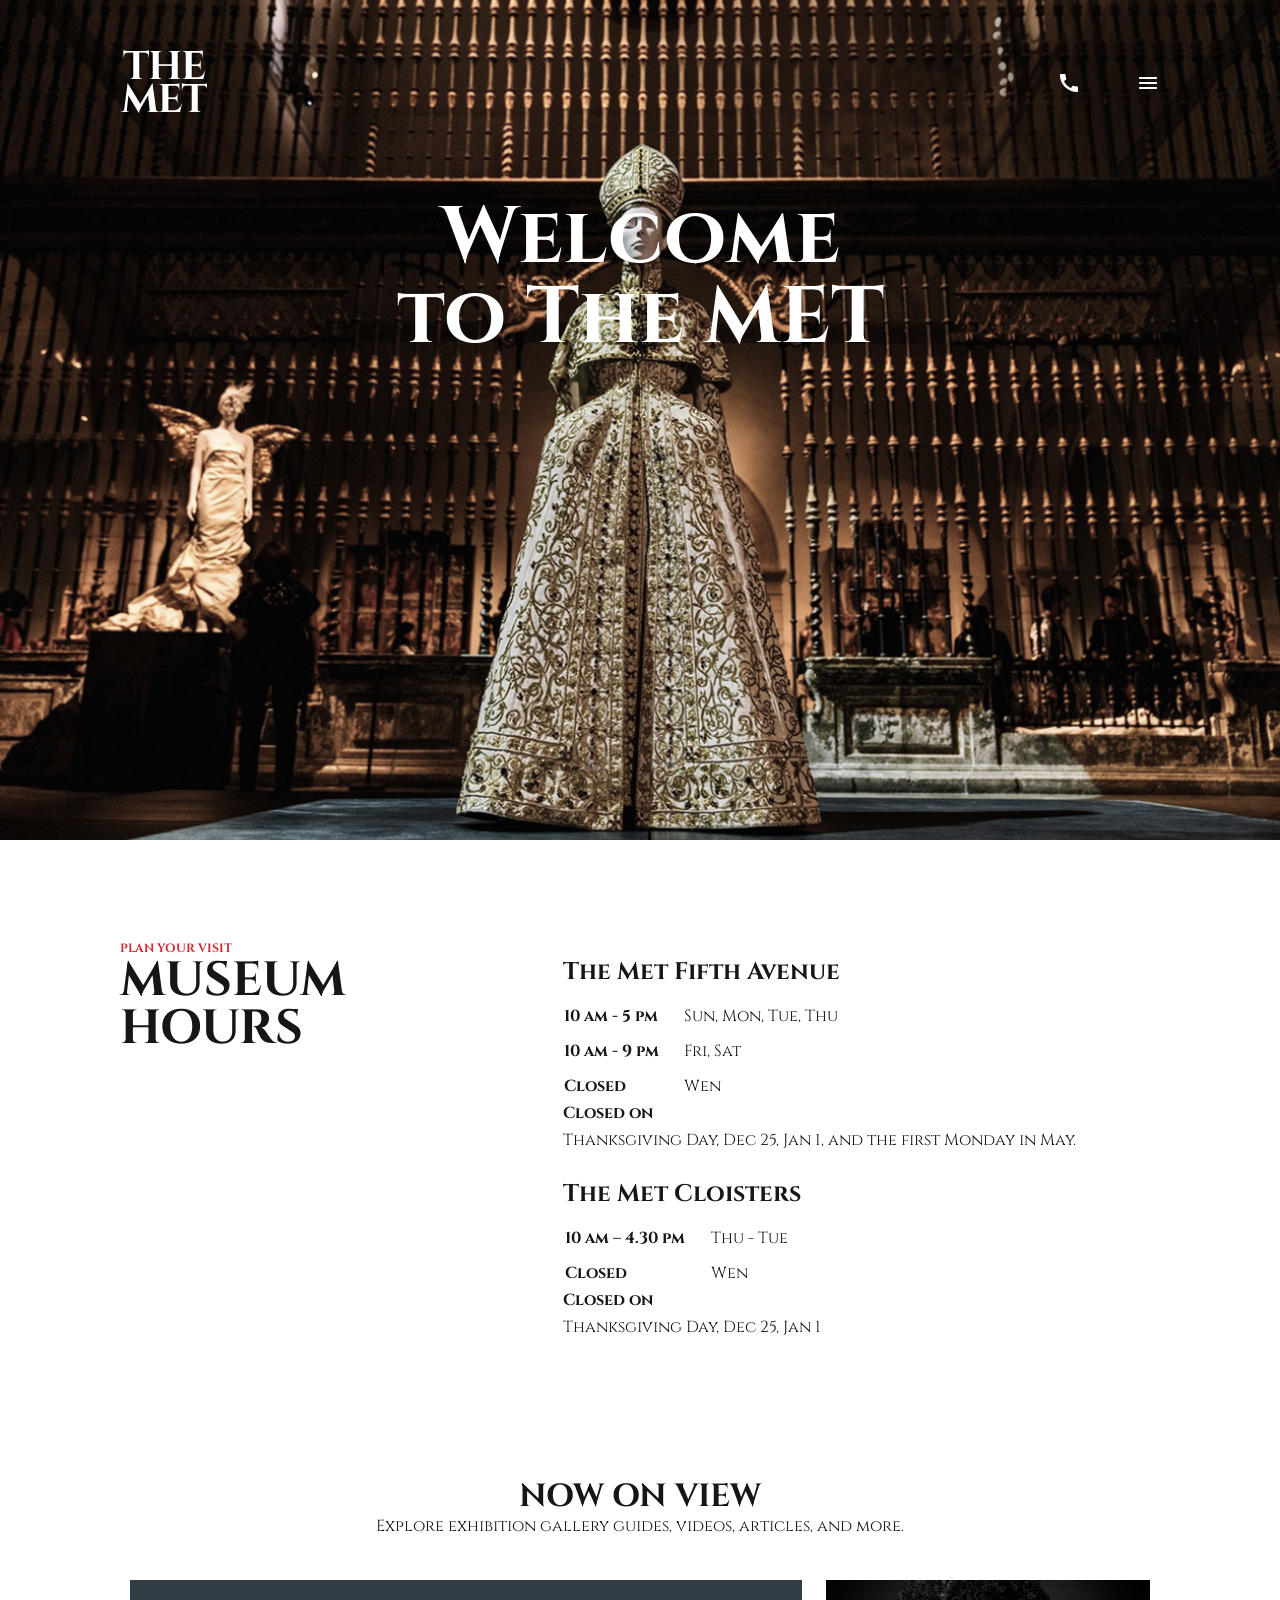
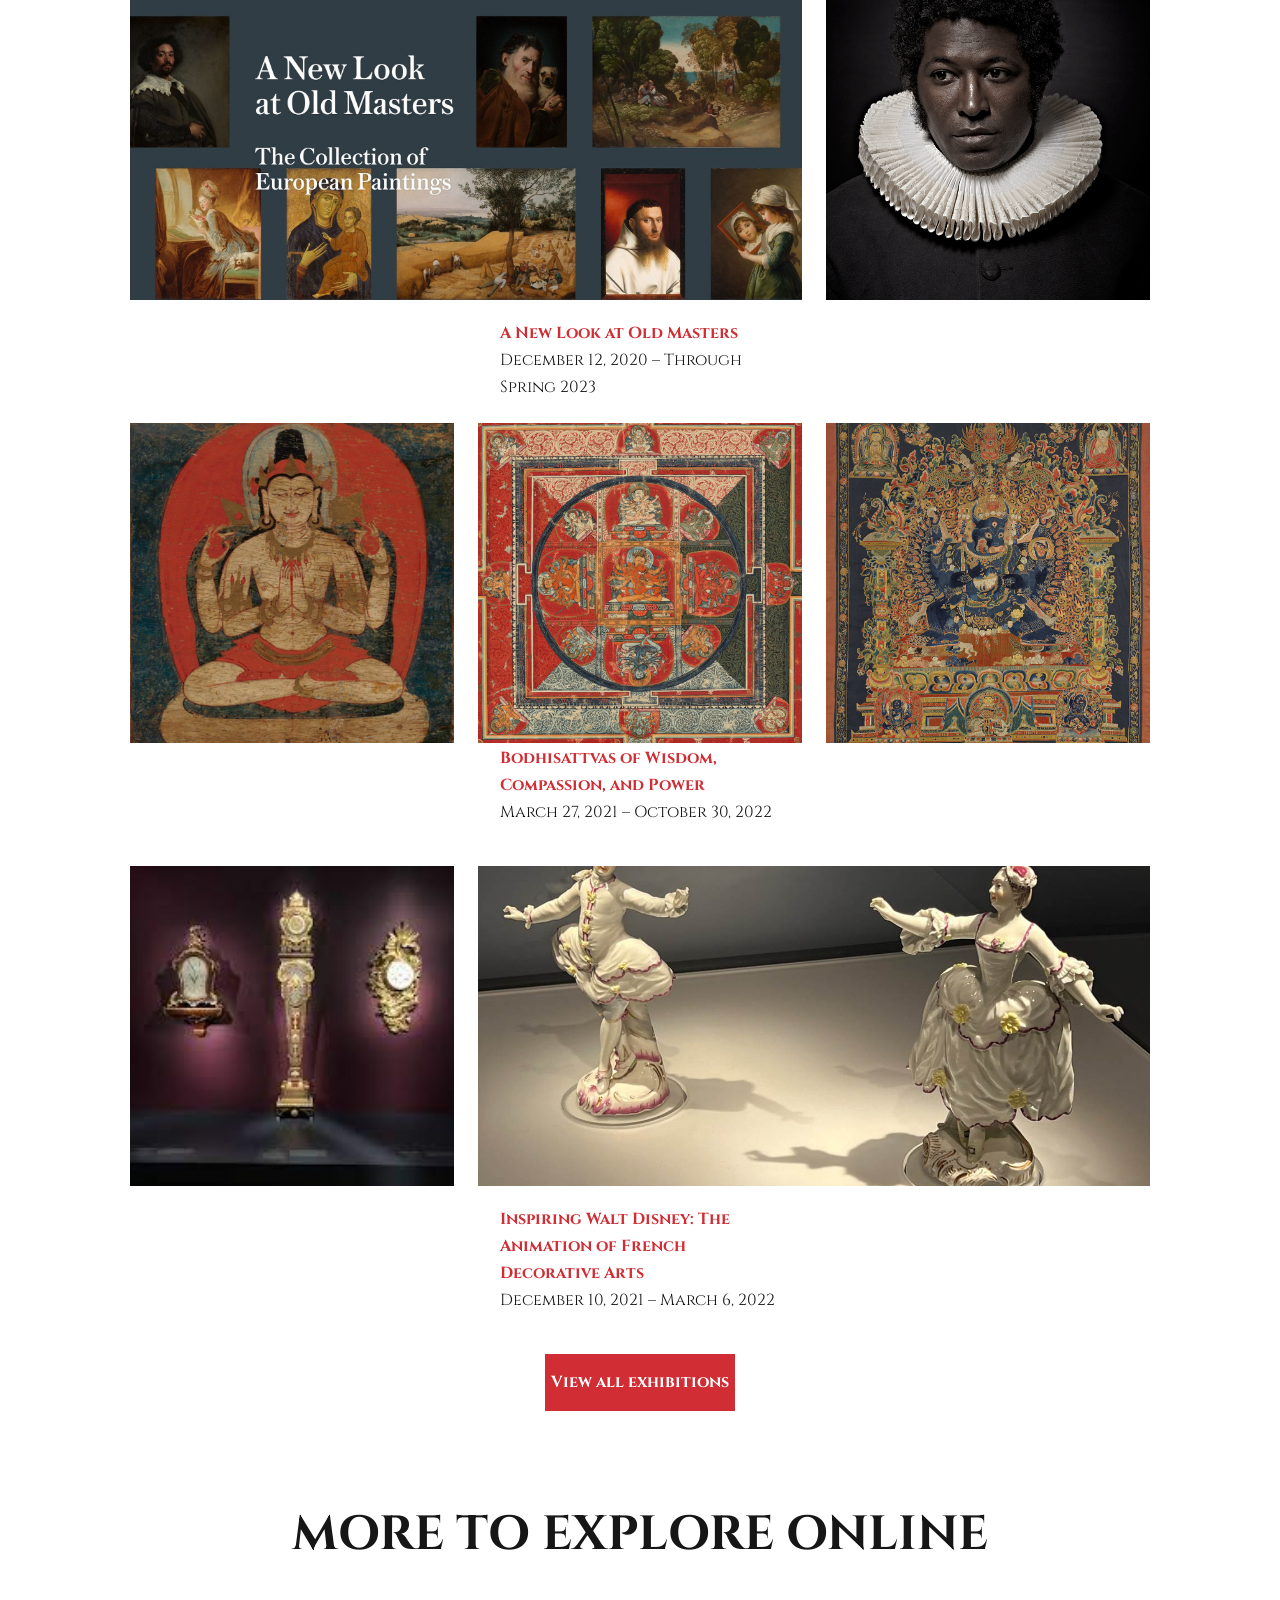
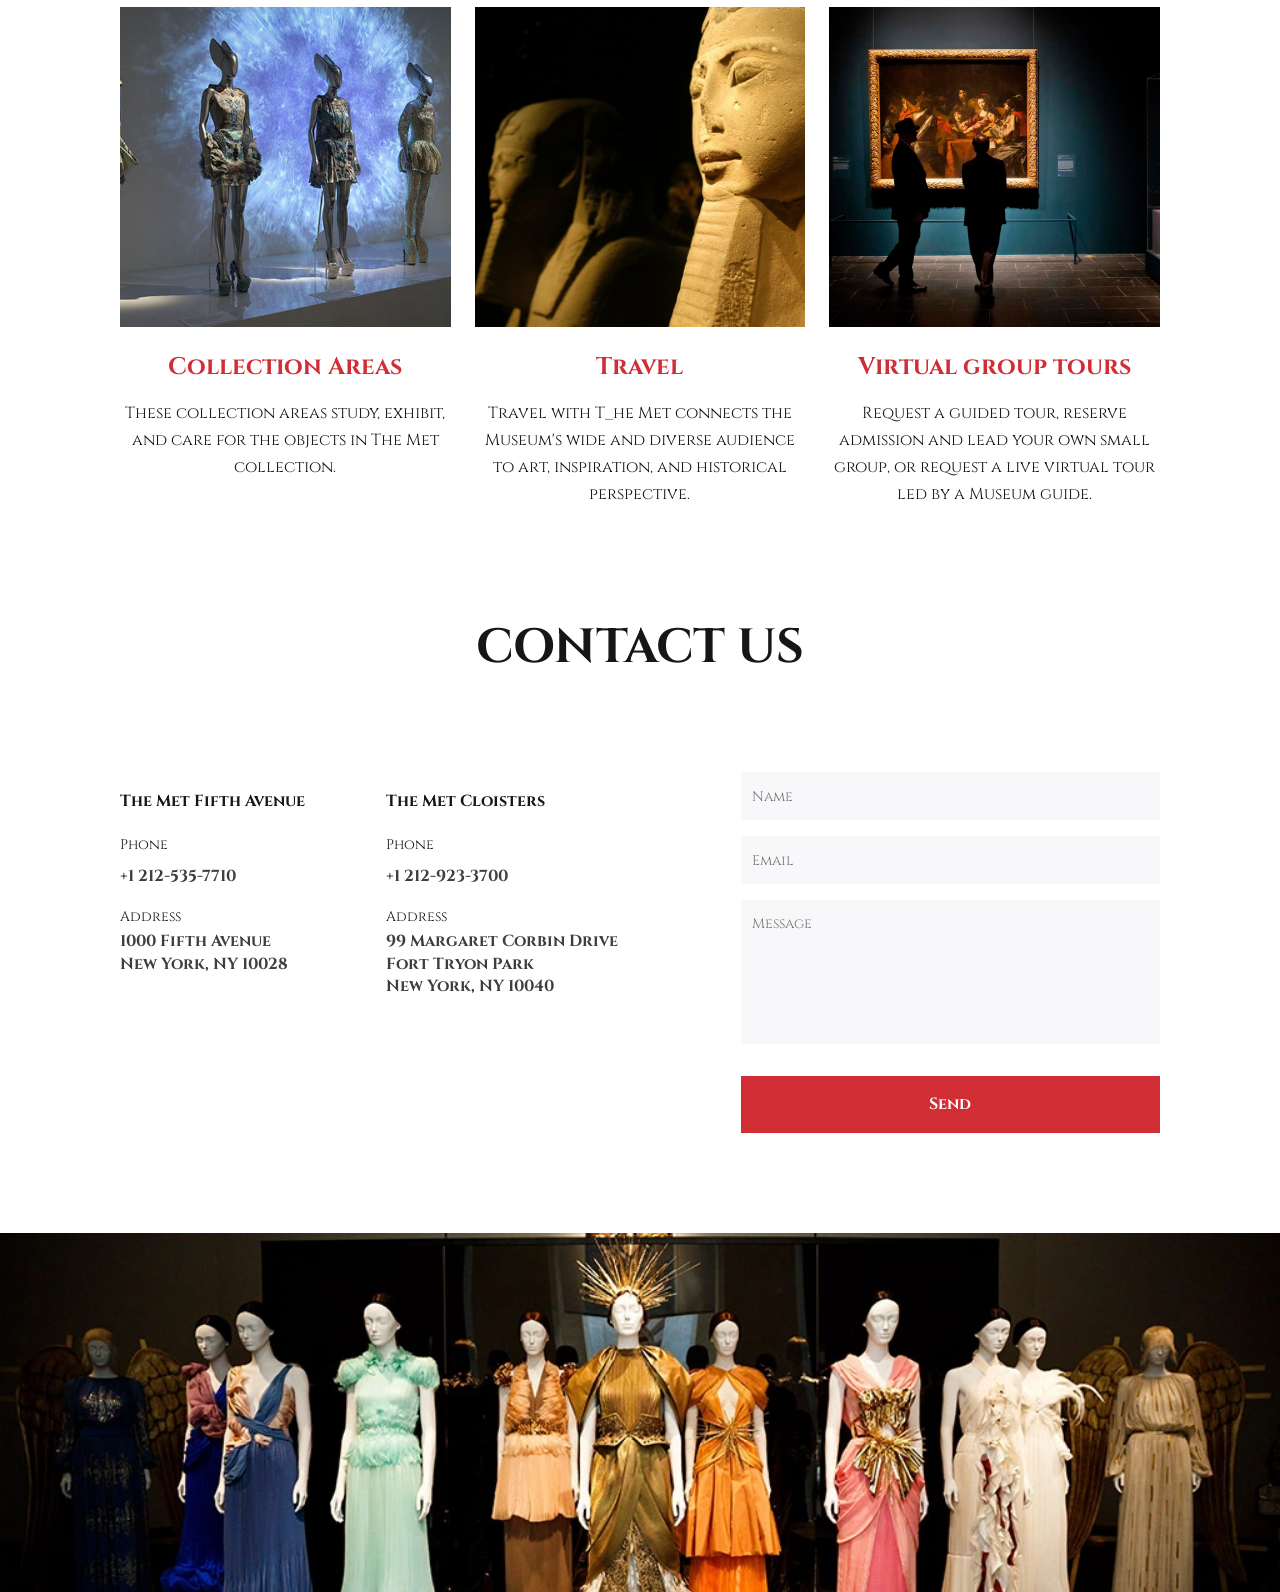
<file: index.html>
<!doctype html><html lang="en" class="page"><head><meta charset="utf-8"><meta name="viewport" content="width=device-width, initial-scale=1.0"><title>THE MET</title><link rel="preconnect" href="https://fonts.googleapis.com"><link rel="preconnect" href="https://fonts.gstatic.com"><link href="https://fonts.googleapis.com/css2?family=Cinzel:wght@400..900&display=swap" rel="stylesheet"><link rel="stylesheet" href="index.708be965.css"><link rel="icon" type="image/x-icon" href="THE%20MET.6ae6bd70.png"><script src="index.cabb280d.js" defer></script></head><body class="page__body"> <header class="header"> <div class="top-bar"> <a href="#" class="logo-link"> <img src="THE%20MET.6ae6bd70.png" alt="MET logo" class="logo-img"> </a> <div class="top-bar__icons"> <div class="phone-wrapper"> <a href="#" class="icon icon--phone"></a> <div class="top-bar__numbers"> <p class="top-bar__numbers__phone-description"> THE MET FIFTH AVENUE </p> <a href="tel:+1 212-535-7710" class="numbers__phone-number"> +1 212-535-7710 </a> <p class="top-bar__numbers__phone-description"> THE MET CLOISTERS </p> <a href="tel:+1 212-923-3700" class="numbers__phone-number"> +1 212-923-3700 </a> </div> </div> <a href="#menu" class="icon icon--menu"></a> </div> </div> <h1 class="top-bar__title"> Welcome <br> to The MET </h1> </header> <aside id="menu" class="menu page__menu"> <div class="top-bar"> <a href="#" class="logo-link"> <img src="THE%20MET.6ae6bd70.png" alt="MET logo"> </a> <a href="#" class="icon icon--close"></a> </div> <div class="menu__content"> <nav class="nav"> <ul class="nav__list"> <li class="nav__item"> <a class="nav__link" href="#H"> HOME </a> </li> <li class="nav__item"> <a class="nav__link" href="#ABOUT-US"> ABOUT US </a> </li> <li class="nav__item"> <a class="nav__link" href="#NOW-ON-VIEW"> NOW ON VIEW </a> </li> <li class="nav__item"> <a class="nav__link" href="#EXPLORE-ONELINE"> EXPLORE ONELINE </a> </li> <li class="nav__item"> <a class="nav__link" href="#CONTACTS"> CONTACTS </a> </li> </ul> </nav> <p class="menu__phone-description">THE MET FIFTH AVENUE</p> <a href="tel:+1 212-535-7710" class="menu__phone-number"> +1 212-535-7710 </a> <p class="menu__phone-description">THE MET CLOISTERS</p> <a href="tel:+1 212-923-3700" class="menu__phone-number"> +1 212-923-3700 </a> <a href="tel:+1 212-923-3700" class="call-to-order"> <span class="call-to-order--text">CALL TO ORDER</span> </a> </div> </aside> <main> <section class="about-us" id="ABOUT-US"> <span class="about-us__subtitle">Plan your visit</span> <h2 class="section__title">Museum hours</h2> <div class="about-us__content"> <h3 class="about-us__schedule__title">The Met Fifth Avenue</h3> <div class="grid-wrapper"> <ul class="work-time"> <li class="work-time__element">10 am - 5 pm</li> <li class="work-time__element">10 am - 9 pm</li> <li class="work-time__element">Closed</li> </ul> <ul class="work-days"> <li class="work-days__element">Sun, Mon, Tue, Thu</li> <li class="work-days__element">Fri, Sat</li> <li class="work-days__element">Wen</li> </ul> </div> <span class="closed-on">Closed on</span> <p class="closed-on-days"> Thanksgiving Day, Dec 25, Jan 1, and the first Monday in May. </p> <h3 class="about-us__cloisters__title">The Met Cloisters</h3> <div class="cinczel__grid-wrapper"> <ul class="work-time"> <li class="work-time__element">10 am – 4.30 pm</li> <li class="work-time__element">Closed</li> </ul> <ul class="work-days"> <li class="work-days__element">Thu - Tue</li> <li class="work-days__element">Wen</li> </ul> </div> <span class="closed-on">Closed on</span> <p class="closed-on-days">Thanksgiving Day, Dec 25, Jan 1</p> </div> </section> <section class="now-on-view" id="NOW-ON-VIEW"> <div class="now-on-view__wrapper"> <h2 class="now-on-view__title title">Now On View</h2> <span class="now-on-view__subtitle subtitle"> Explore exhibition gallery guides, videos, articles, and more. </span> <article class="category"> <div class="category__photos"> <a href="#" class="category__link category__link--wide"> <picture class="category__photo-wrapper"> <source media="(min-width: 1260px)" srcset="works-desktop.bc9f3609.png"> <img src="works.ef7b25f0.png" alt="photo" class="category__photo category__photo--wide"> </picture> </a> <a href="#" class="category__link category__link--square"> <img src="photo2.b50f4a72.png" alt="photo" class="category__photo category__photo--square"> </a> </div> <h3 class="category__description">A New Look at Old Masters</h3> <span class="category__data"> December 12, 2020 – Through Spring 2023 </span> </article> <article class="category"> <div class="category__photos category__photos--mid"> <a href="#" class="category__link category__link--small"> <img src="photo3.63964878.png" alt="photo" class="category__photo category__photo--small"> </a> <a href="#" class="category__link category__link--small"> <img src="photo4.34d920ac.png" alt="photo" class="category__photo category__photo--small"> </a> <a href="#" class="category__link category__link--none"> <img src="photo5.73bccd0c.png" alt="photo" class="category__photo category__photo--small"> </a> </div> <h3 class="category__description"> Bodhisattvas of Wisdom, Compassion, and Power </h3> <span class="category__data"> March 27, 2021 – October 30, 2022 </span> </article> <article class="category"> <div class="category__photos"> <a href="#" class="category__link--square cateogry__link"> <img src="photo6.1eeae423.png" alt="photo" class="category__photo category__photo--square"> </a> <a href="#" class="category__link--wide cateogry__link"> <img src="photo7.1bf94be8.png" alt="photo" class="category__photo category__photo--wide"> </a> </div> <h3 class="category__description"> Inspiring Walt Disney: The Animation of French Decorative Arts </h3> <span class="category__data"> December 10, 2021 – March 6, 2022 </span> </article> <button class="button now-on-view__button"> View all exhibitions </button> </div> </section> <section class="explore-oneline" id="EXPLORE-ONELINE"> <h2 class="section__title section__title--center"> More to Explore Online </h2> <div class="card__wrapper"> <article class="card"> <img src="more-to-explore-photo1.9f0a8507.png" alt="card-photo" class="card__photo"> <h3 class="card__title">Collection Areas</h3> <p class="card__description"> These collection areas study, exhibit, and care for the objects in The Met collection. </p> </article> <article class="card"> <img src="more-to-explore-photo2.6fdd510c.png" alt="card-photo" class="card__photo"> <h3 class="card__title">Travel</h3> <p class="card__description"> Travel with T_he Met connects the Museum's wide and diverse audience to art, inspiration, and historical perspective. </p> </article> <article class="card"> <img src="more-to-explore-photo3.2ac6b39e.png" alt="card-photo" class="card__photo"> <h3 class="card__title">Virtual group tours</h3> <p class="card__description"> Request a guided tour, reserve admission and lead your own small group, or request a live virtual tour led by a Museum guide. </p> </article> </div> </section> <section class="contacts" id="CONTACTS"> <h2 class="section__title section__title--center">Contact us</h2> <div class="contacts__wrapper"> <article class="contacts__block"> <h3 class="contacts__title">The Met Fifth Avenue</h3> <p class="contacts__phone">Phone</p> <a href="tel:+1 212-535-7710" class="contacts__phone-number"> +1 212-535-7710 </a> <span class="contacts__adress">Address</span> <a class="contacts__adress-location" href="https://www.google.com/maps?q=1000+Fifth+Avenue,+New+York,+NY+10028" target="_blank" rel="noopener noreferrer"> 1000 Fifth Avenue <br> New York, NY 10028 </a> </article> <article class="contacts__block contacts__block--row"> <h3 class="contacts__title">The Met Cloisters</h3> <p class="contacts__phone">Phone</p> <a href="tel:+1 212-923-3700" class="contacts__phone-number"> +1 212-923-3700 </a> <span class="contacts__adress">Address</span> <a class="contacts__adress-location" href="https://www.google.com/maps?q=99+Margaret+Corbin+Drive+Fort+Tryon+Park,+New+York,+NY+10040" target="_blank" rel="noopener noreferrer"> 99 Margaret Corbin Drive Fort Tryon Park <br> New York, NY 10040 </a> </article> <form action="submit" class="contacts__form" onsubmit="this.reset(); return false;"> <input type="text" name="Name" placeholder="Name" required> <input type="email" name="Email" placeholder="Email" required> <textarea type="text" name="Message" placeholder="Message" class="large-input" required></textarea> <button class="button contacts__submit-button">Send</button> </form> </div> </section> </main> <footer class="footer"> <img src="footer-photo.76eab31d.png" alt="photo" class="footer__photo"> </footer> </body></html>
</file>
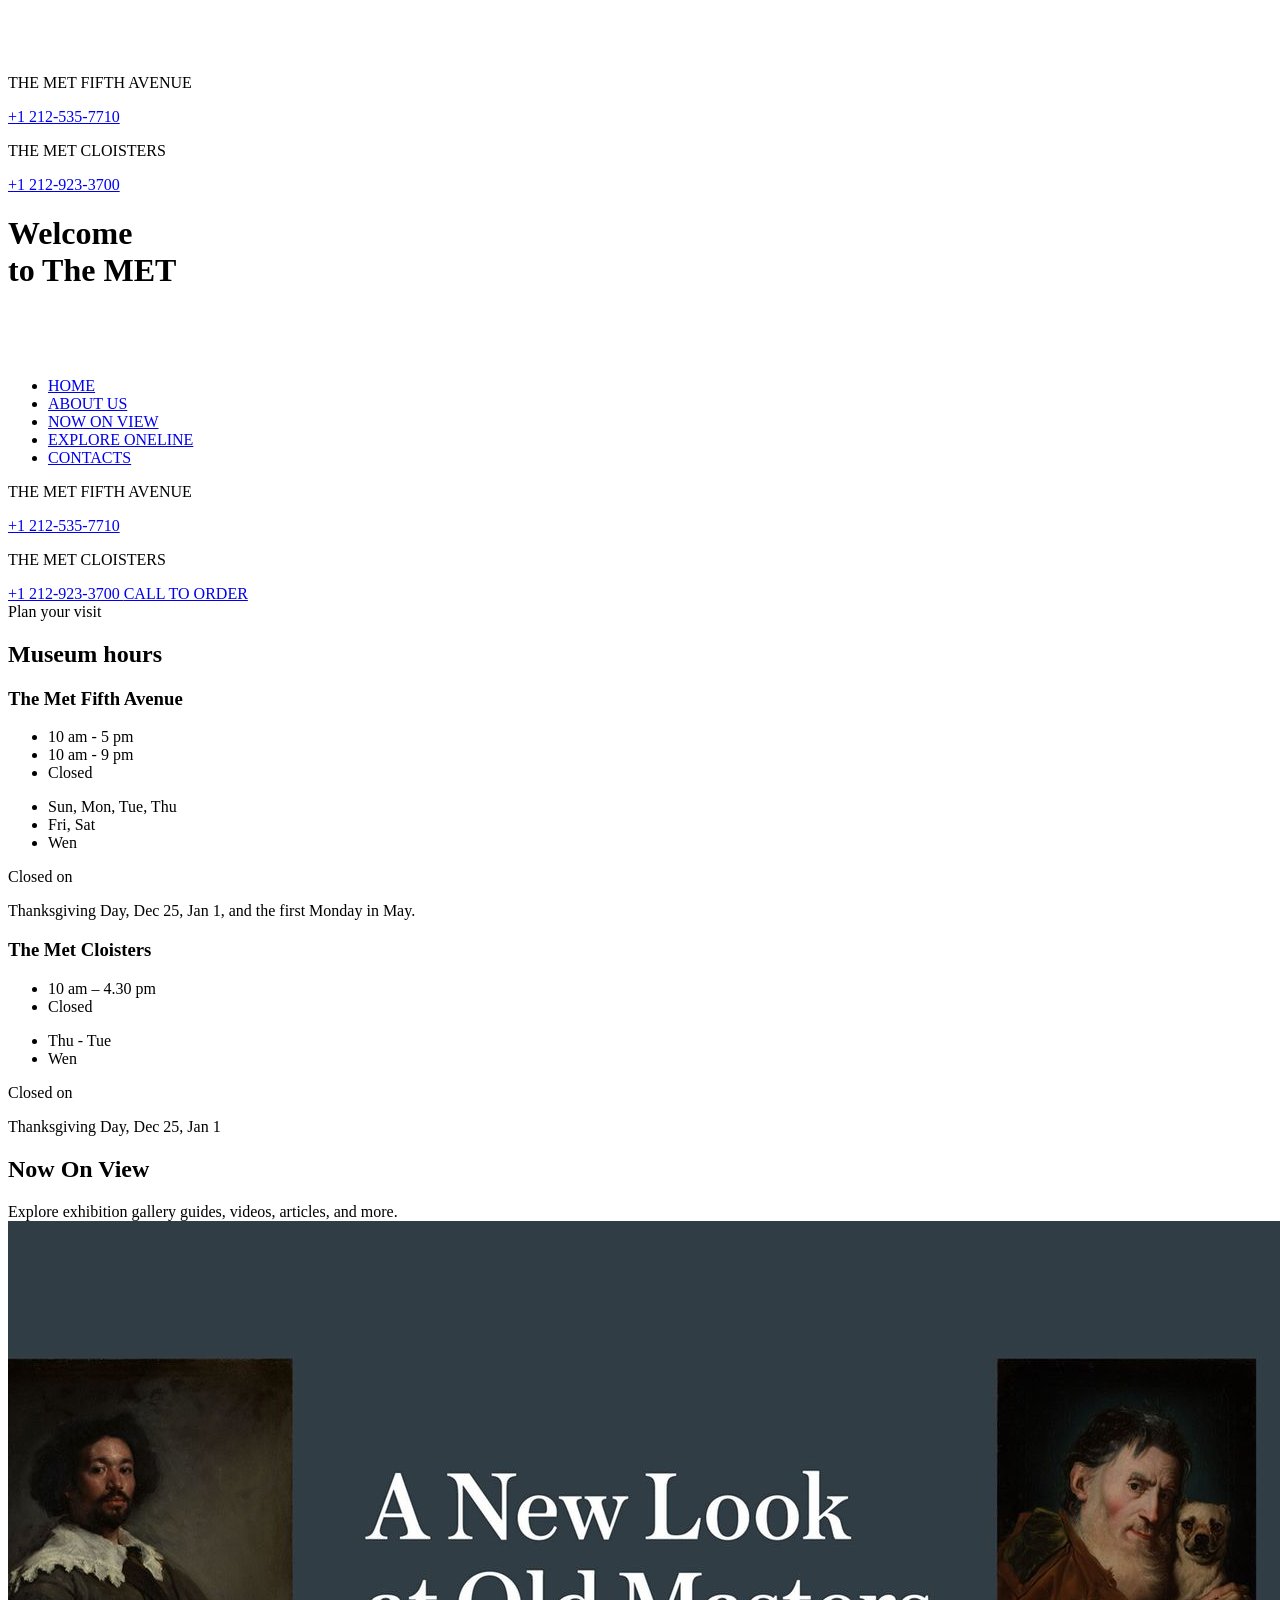
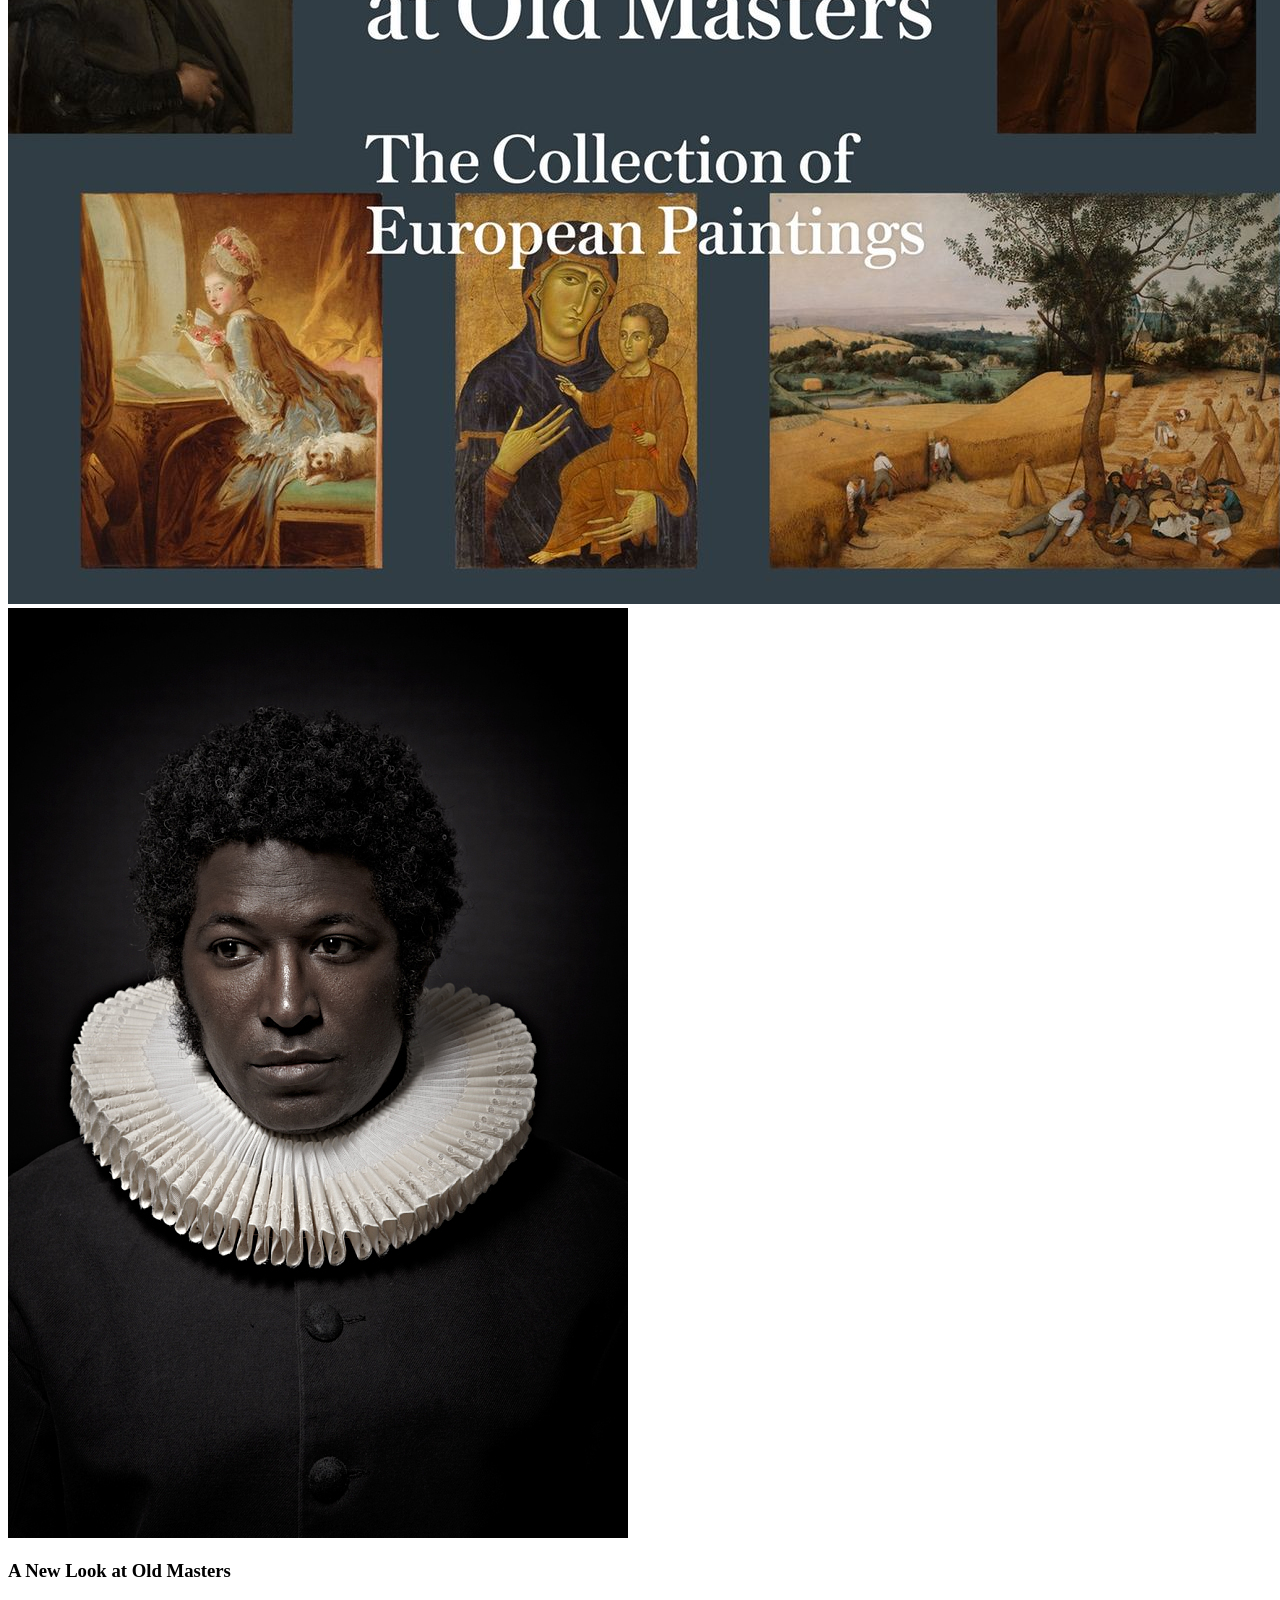
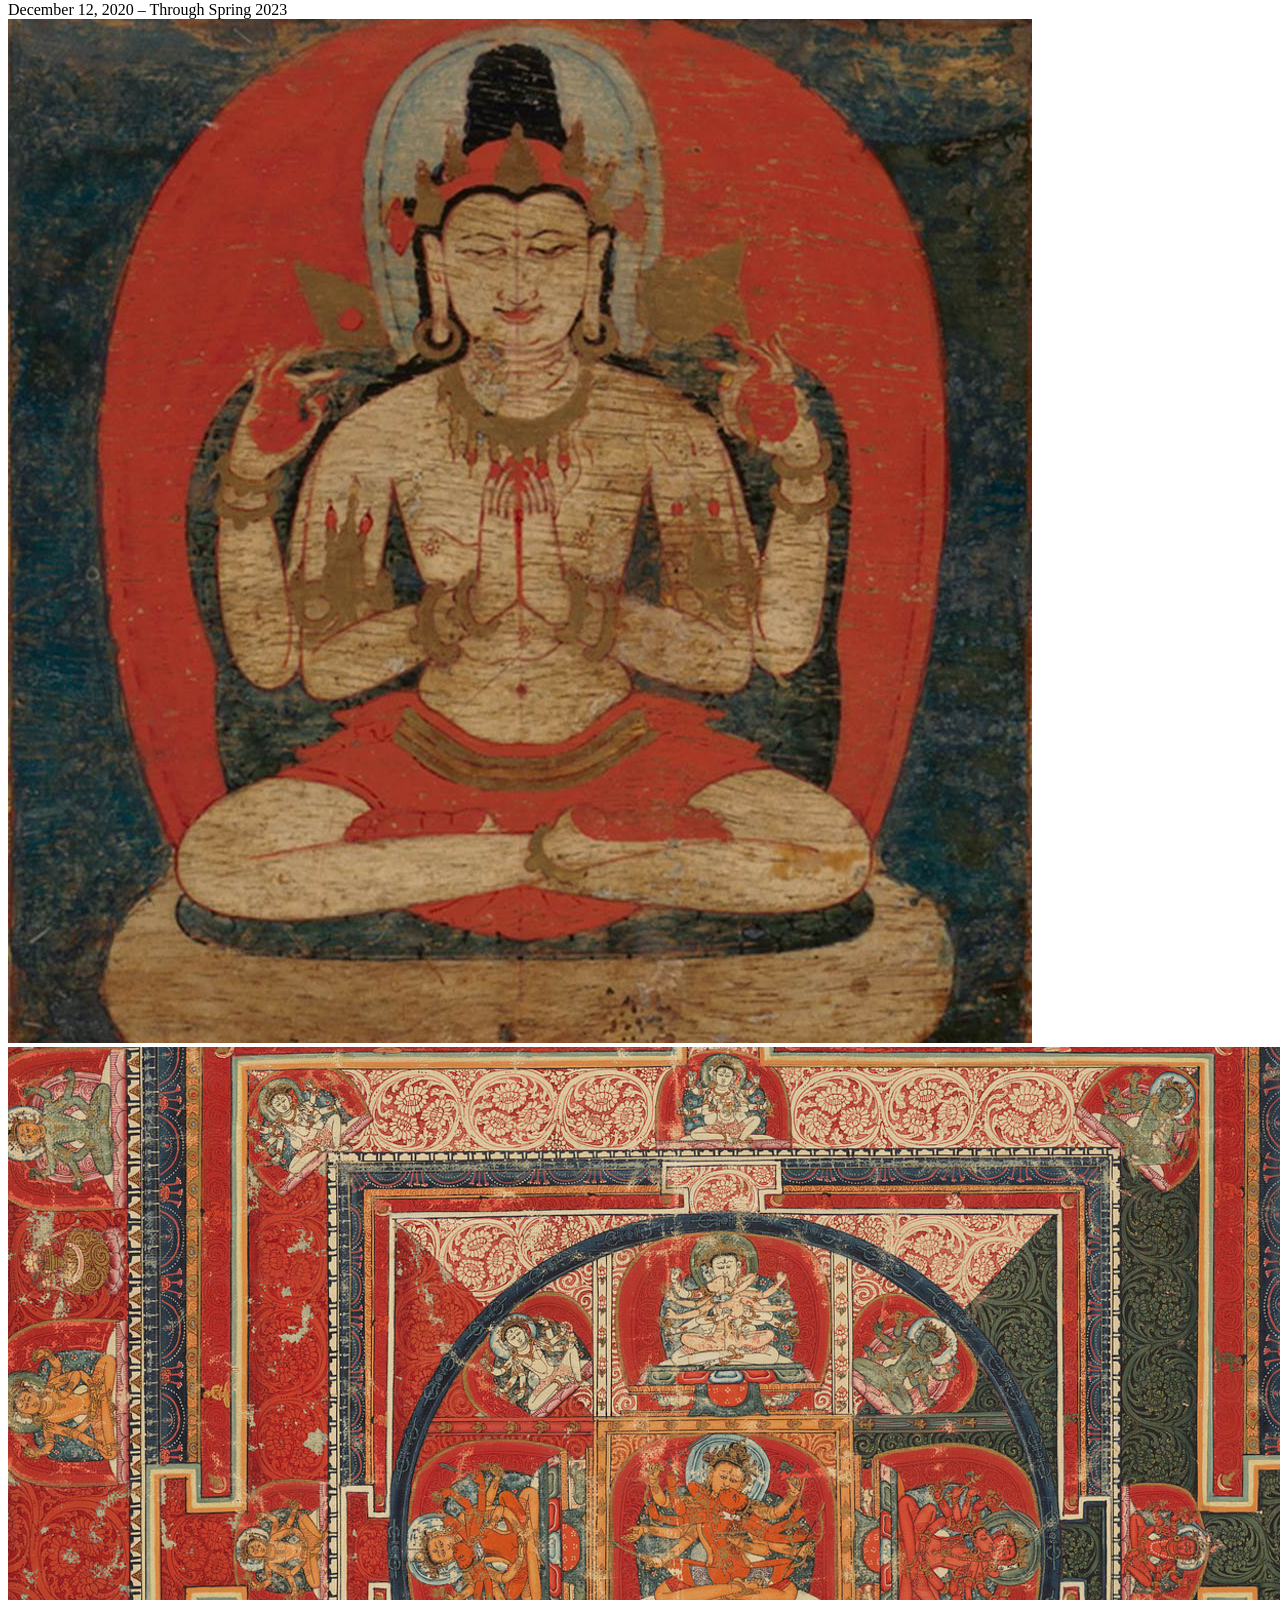
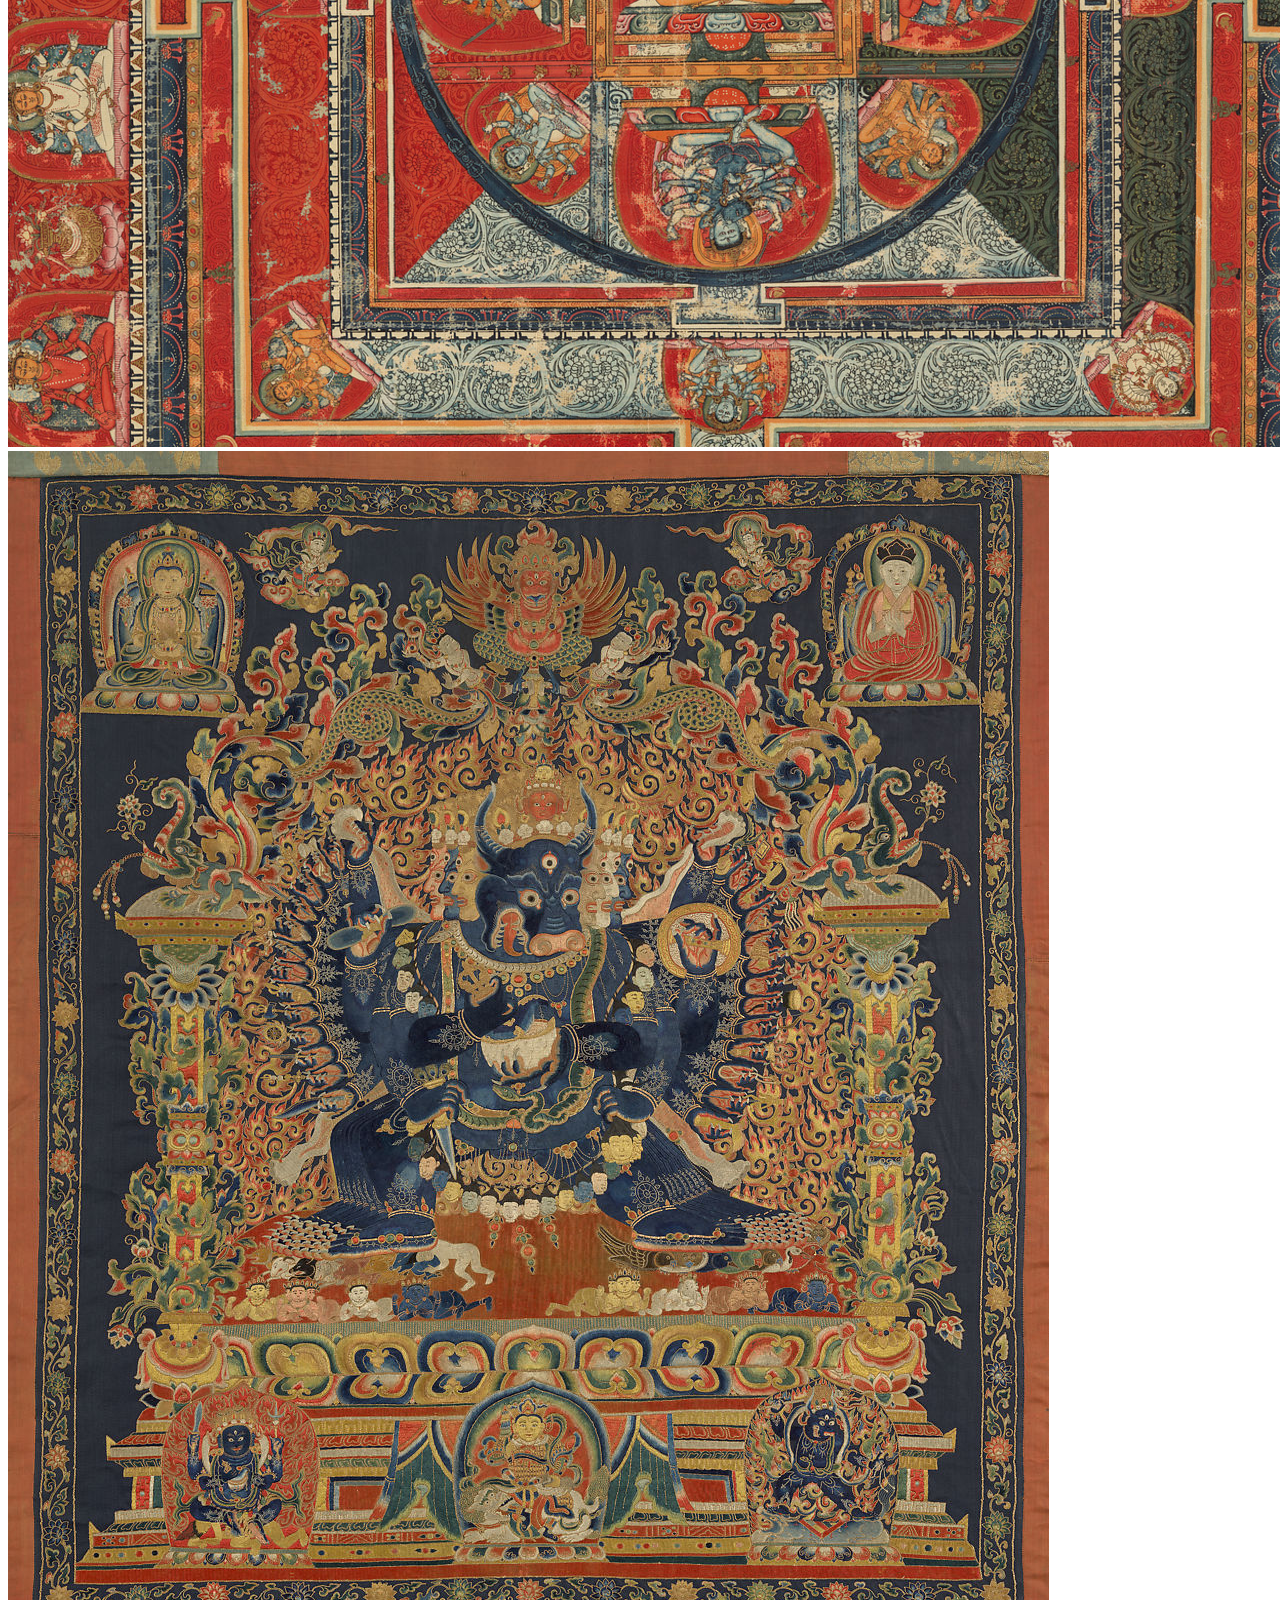
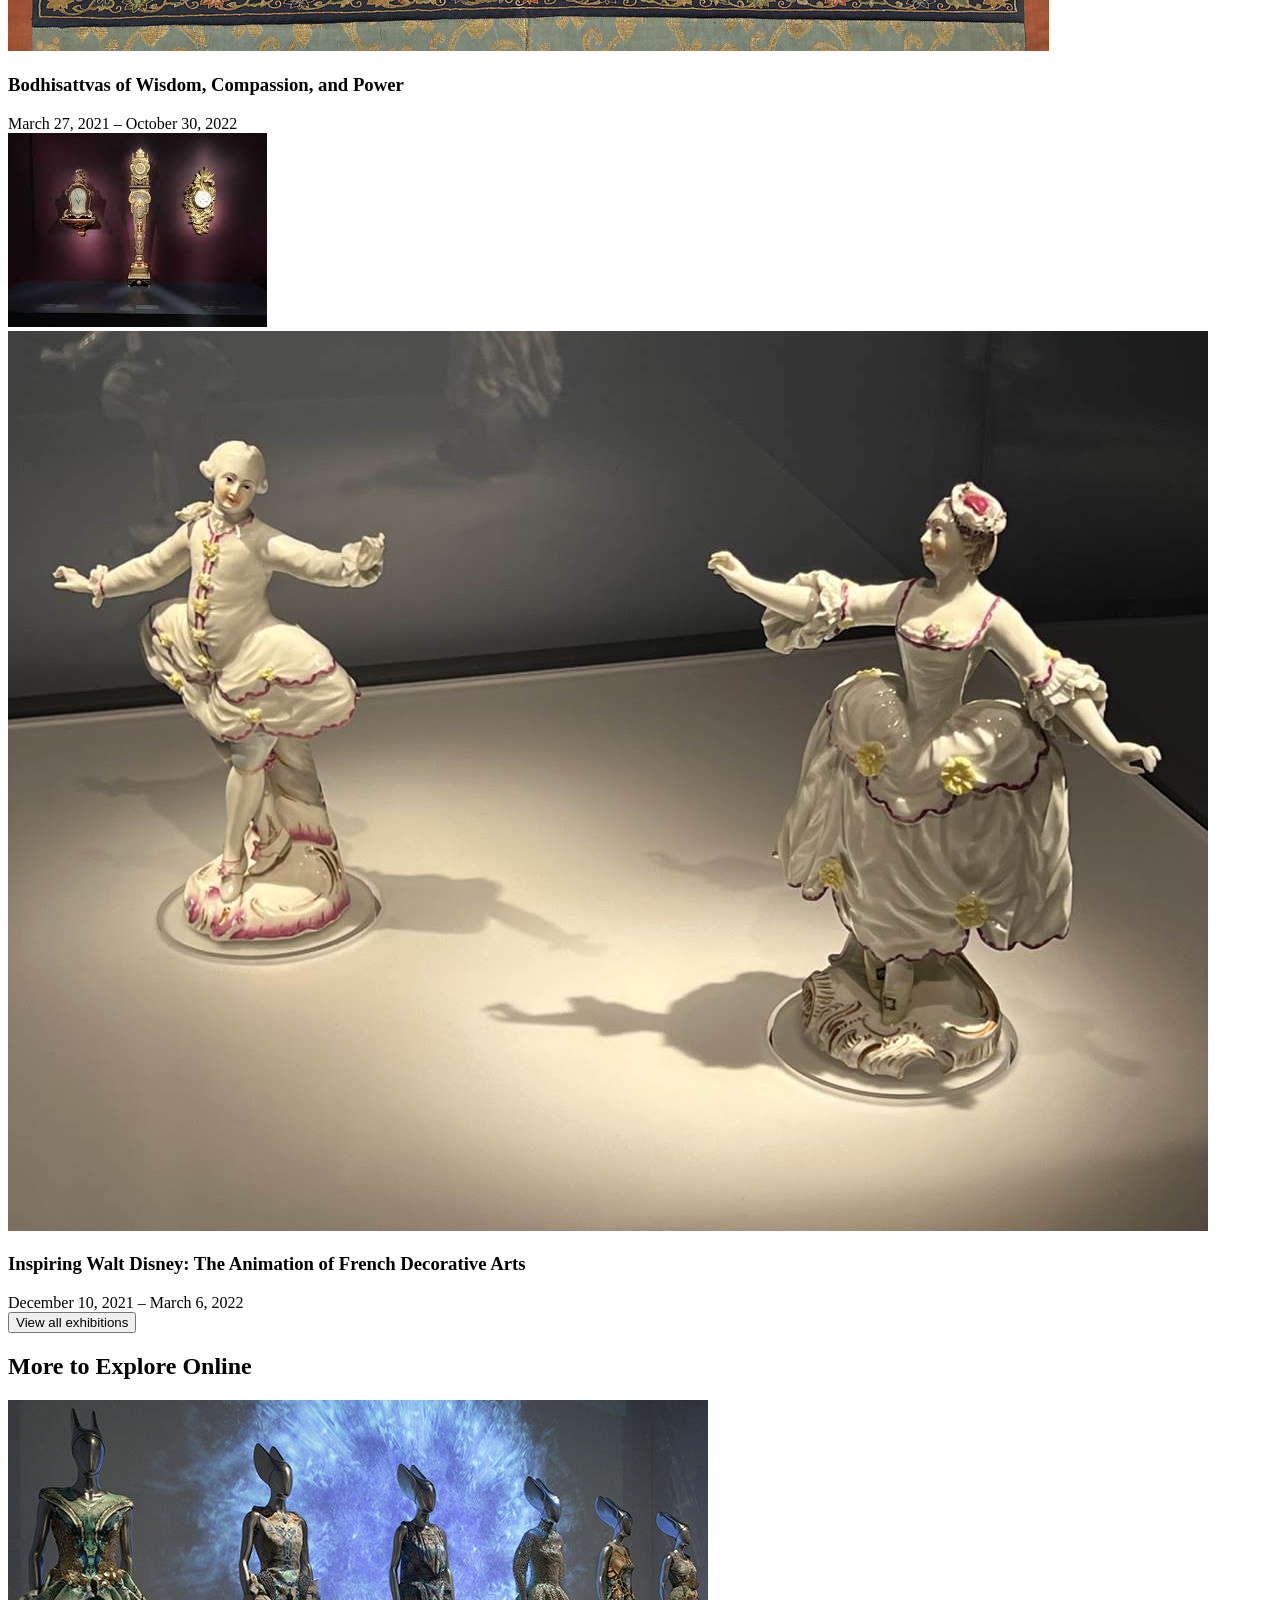
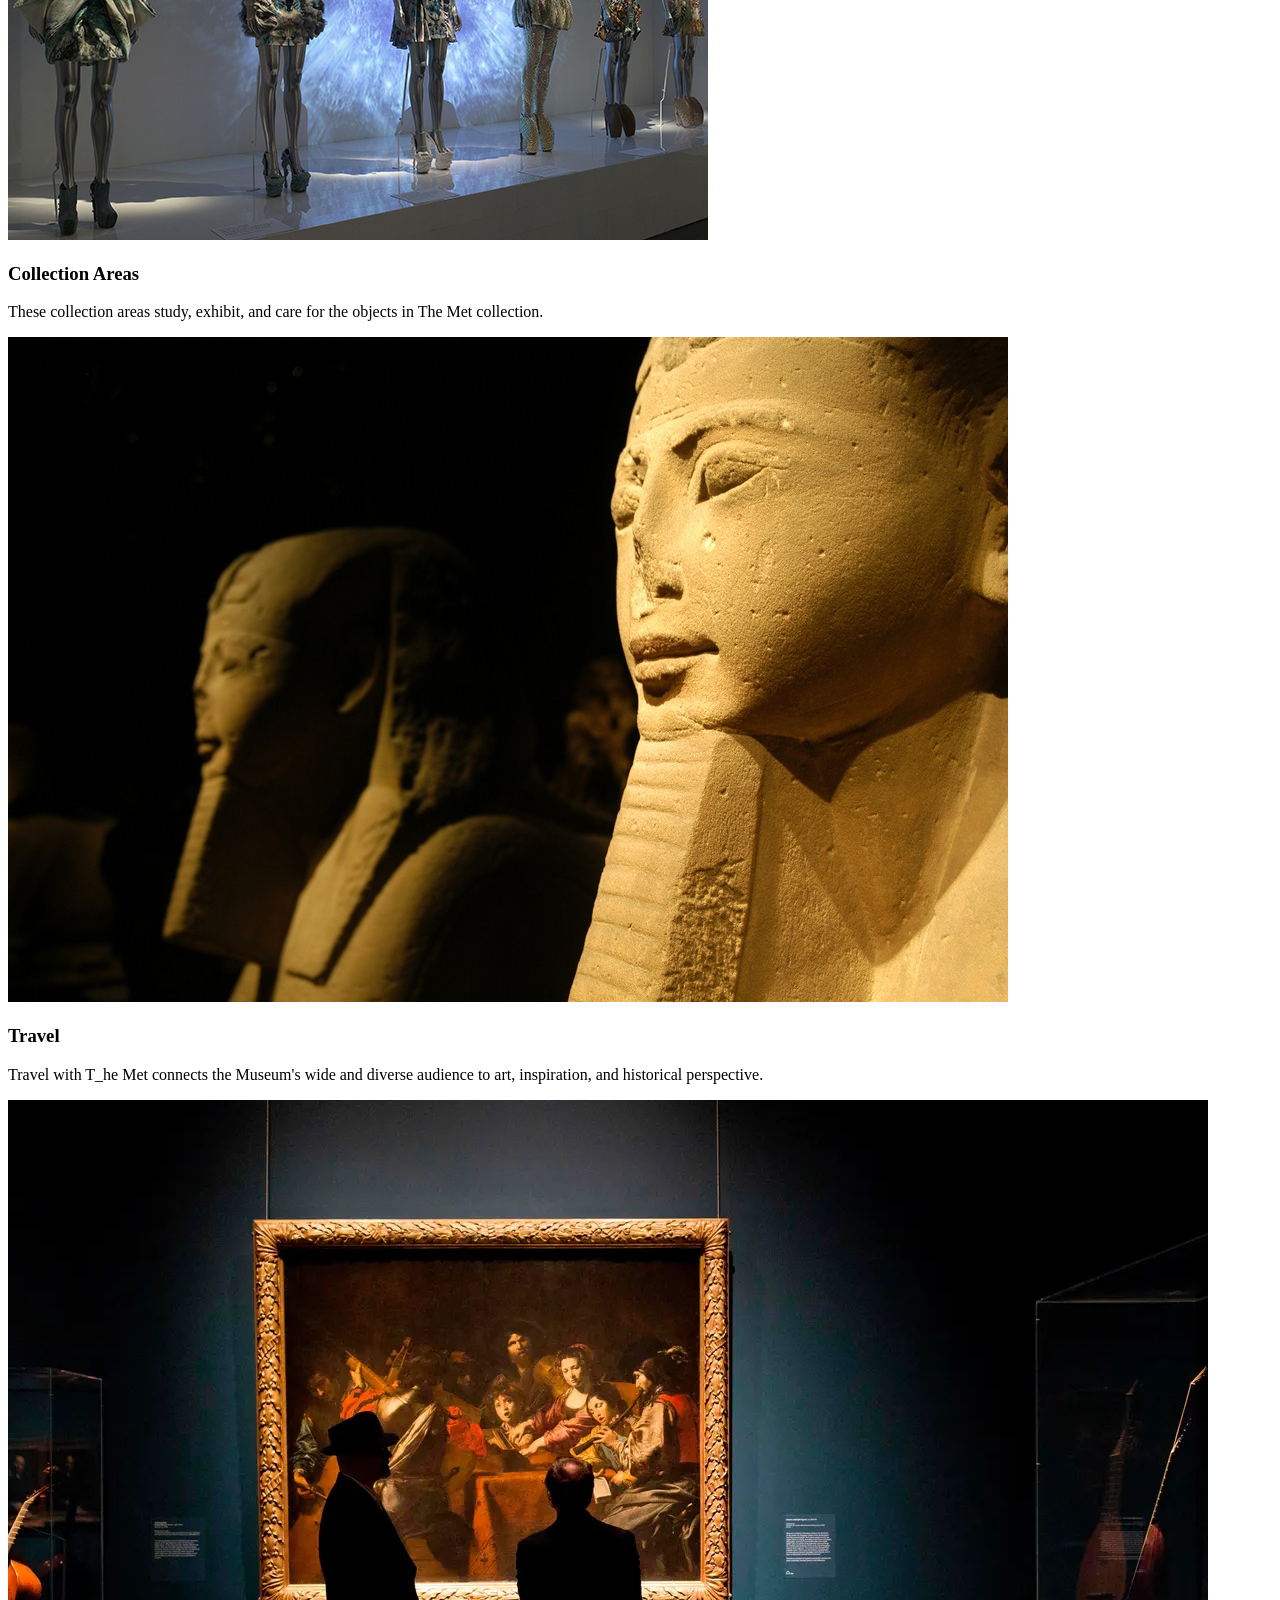
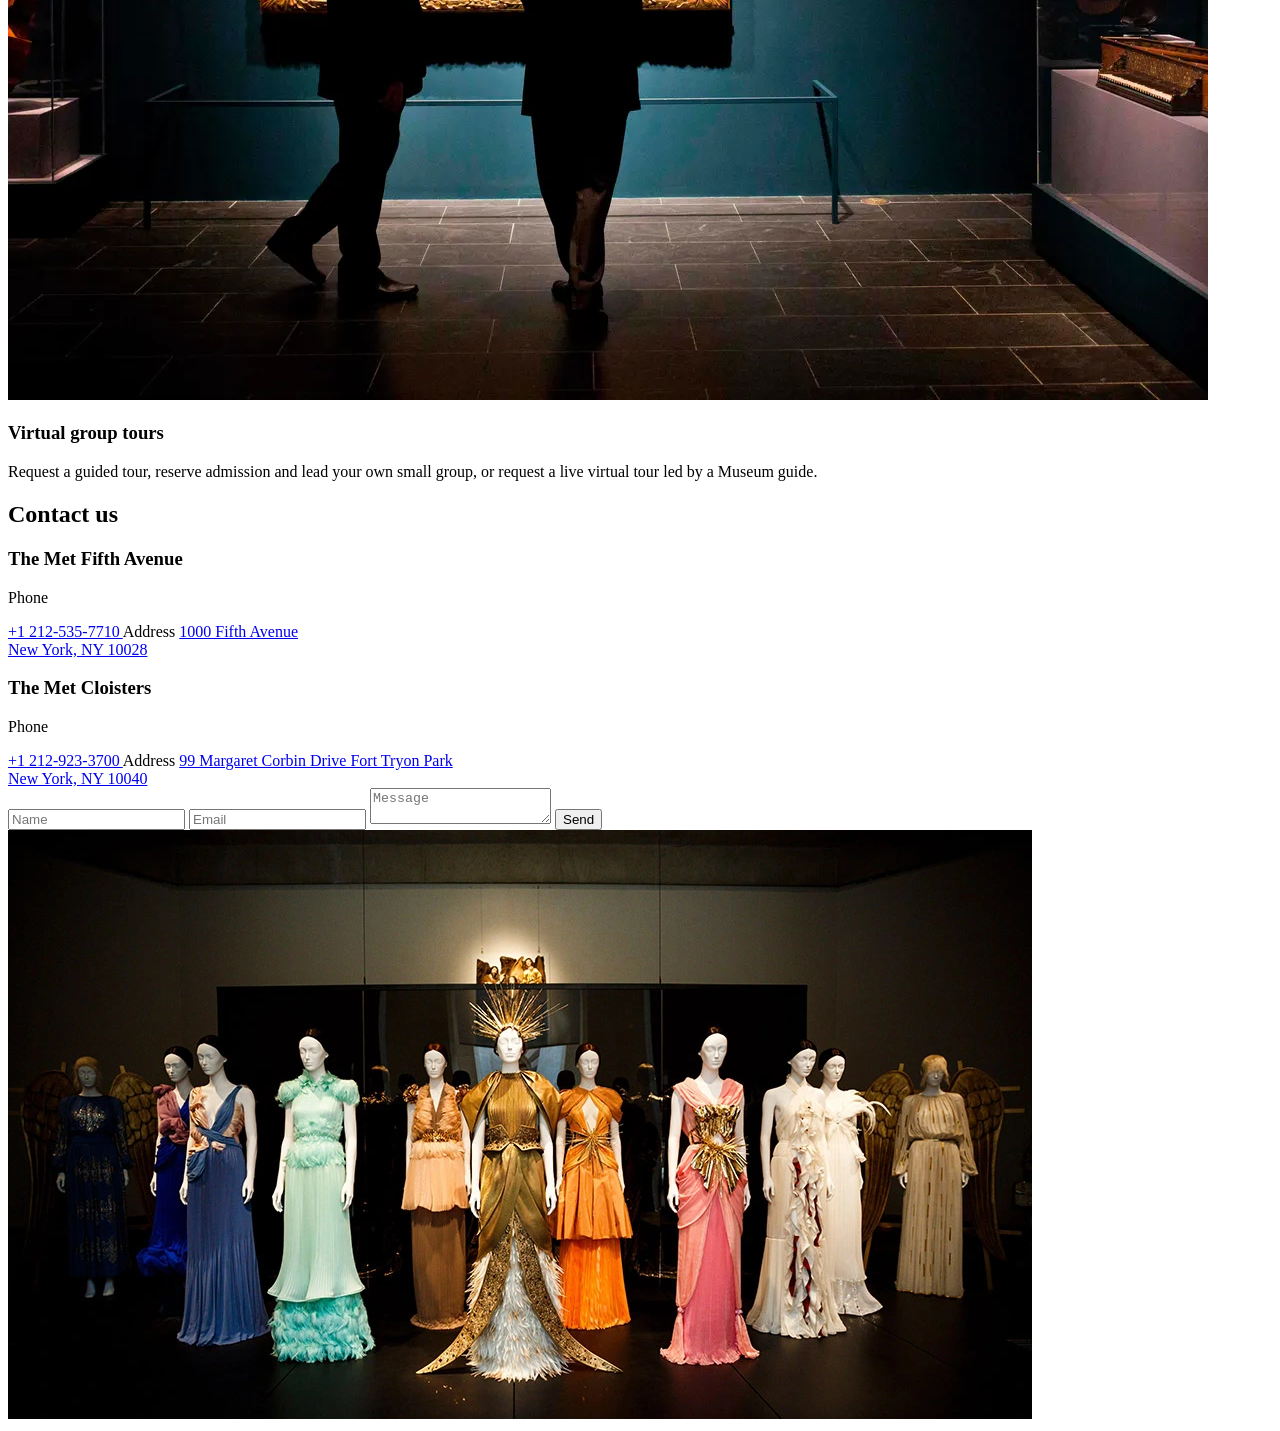
<file: src/index.html>
<!doctype html>
<html
  lang="en"
  class="page"
>
  <head>
    <meta charset="UTF-8" />
    <meta
      name="viewport"
      content="width=device-width, initial-scale=1.0"
    />
    <title>THE MET</title>

    <link
      rel="preconnect"
      href="https://fonts.googleapis.com"
    />
    <link
      rel="preconnect"
      href="https://fonts.gstatic.com"
    />
    <link
      href="https://fonts.googleapis.com/css2?family=Cinzel:wght@400..900&display=swap"
      rel="stylesheet"
    />

    <link
      rel="stylesheet"
      href="./styles/main.scss"
    />
    <link
      rel="icon"
      type="image/x-icon"
      href="./images/THE MET.png"
    />
    <script
      src="scripts/main.js"
      defer
    ></script>
  </head>
  <body class="page__body">
    <header class="header">
      <div class="top-bar">
        <a
          href="#"
          class="logo-link"
        >
          <img
            src="./images/THE MET.png"
            alt="MET logo"
            class="logo-img"/>
        </a>

        <div class="top-bar__icons">
          <div class="phone-wrapper">
            <a
              href="#"
              class="icon icon--phone"
            ></a>
            <div class="top-bar__numbers">
              <p class="top-bar__numbers__phone-description">
                THE MET FIFTH AVENUE
              </p>
              <a
                href="tel:+1 212-535-7710"
                class="numbers__phone-number"
              >
                +1 212-535-7710
              </a>
              <p class="top-bar__numbers__phone-description">
                THE MET CLOISTERS
              </p>
              <a
                href="tel:+1 212-923-3700"
                class="numbers__phone-number"
              >
                +1 212-923-3700
              </a>
            </div>
          </div>

          <a
            href="#menu"
            class="icon icon--menu"
          ></a>
        </div>
      </div>

      <h1 class="top-bar__title">
        Welcome
        <br />
        to The MET
      </h1>
    </header>

    <aside
      id="menu"
      class="menu page__menu"
    >
      <div class="top-bar">
        <a
          href="#"
          class="logo-link"
        >
          <img
            src="./images/THE MET.png"
            alt="MET logo"
          />
        </a>
        <a
          href="#"
          class="icon icon--close"
        ></a>
      </div>

      <div class="menu__content">
        <nav class="nav">
          <ul class="nav__list">
            <li class="nav__item">
              <a
                class="nav__link"
                href="#H"
              >
                HOME
              </a>
            </li>
            <li class="nav__item">
              <a
                class="nav__link"
                href="#ABOUT-US"
              >
                ABOUT US
              </a>
            </li>
            <li class="nav__item">
              <a
                class="nav__link"
                href="#NOW-ON-VIEW"
              >
                NOW ON VIEW
              </a>
            </li>
            <li class="nav__item">
              <a
                class="nav__link"
                href="#EXPLORE-ONELINE"
              >
                EXPLORE ONELINE
              </a>
            </li>
            <li class="nav__item">
              <a
                class="nav__link"
                href="#CONTACTS"
              >
                CONTACTS
              </a>
            </li>
          </ul>
        </nav>

        <p class="menu__phone-description">THE MET FIFTH AVENUE</p>
        <a
          href="tel:+1 212-535-7710"
          class="menu__phone-number"
        >
          +1 212-535-7710
        </a>

        <p class="menu__phone-description">THE MET CLOISTERS</p>
        <a
          href="tel:+1 212-923-3700"
          class="menu__phone-number"
        >
          +1 212-923-3700
        </a>

        <a
          href="tel:+1 212-923-3700"
          class="call-to-order"
        >
          <span class="call-to-order--text">CALL TO ORDER</span>
        </a>
      </div>
    </aside>

    <main>
      <section
        class="about-us"
        id="ABOUT-US"
      >
        <span class="about-us__subtitle">Plan your visit</span>
        <h2 class="section__title">Museum hours</h2>

        <div class="about-us__content">
          <h3 class="about-us__schedule__title">The Met Fifth Avenue</h3>
          <div class="grid-wrapper">
            <ul class="work-time">
              <li class="work-time__element">10 am - 5 pm</li>
              <li class="work-time__element">10 am - 9 pm</li>
              <li class="work-time__element">Closed</li>
            </ul>
            <ul class="work-days">
              <li class="work-days__element">Sun, Mon, Tue, Thu</li>
              <li class="work-days__element">Fri, Sat</li>
              <li class="work-days__element">Wen</li>
            </ul>
          </div>

          <span class="closed-on">Closed on</span>
          <p class="closed-on-days">
            Thanksgiving Day, Dec 25, Jan 1, and the first Monday in May.
          </p>
          <h3 class="about-us__cloisters__title">The Met Cloisters</h3>
          <div class="cinczel__grid-wrapper">
            <ul class="work-time">
              <li class="work-time__element">10 am – 4.30 pm</li>
              <li class="work-time__element">Closed</li>
            </ul>
            <ul class="work-days">
              <li class="work-days__element">Thu - Tue</li>
              <li class="work-days__element">Wen</li>
            </ul>
          </div>
          <span class="closed-on">Closed on</span>
          <p class="closed-on-days">Thanksgiving Day, Dec 25, Jan 1</p>
        </div>
      </section>

      <section
        class="now-on-view"
        id="NOW-ON-VIEW"
      >
        <div class="now-on-view__wrapper">
          <h2 class="now-on-view__title title">Now On View</h2>
          <span class="now-on-view__subtitle subtitle">
            Explore exhibition gallery guides, videos, articles, and more.
          </span>
          <article class="category">
            <div class="category__photos">
              <a
                href="#"
                class="category__link category__link--wide"
              >
                <picture class="category__photo-wrapper">
                  <source media="(min-width: 1260px)" srcset="./images/works-desktop.png" />

                  <img
                    src="./images/works.png"
                    alt="photo"
                    class="category__photo category__photo--wide"
                  />
                </picture>
              </a>

              <a
                href="#"
                class="category__link category__link--square"
              >
                <img
                  src=".//images/photo2.png"
                  alt="photo"
                  class="category__photo category__photo--square"
                />
              </a>
            </div>
            <h3 class="category__description">A New Look at Old Masters</h3>
            <span class="category__data">
              December 12, 2020 – Through Spring 2023
            </span>
          </article>
          <article class="category">
            <div class="category__photos category__photos--mid">
              <a
                href="#"
                class="category__link category__link--small"
              >
                <img
                  src=".//images/photo3.png"
                  alt="photo"
                  class="category__photo category__photo--small"
                />
              </a>
              <a
                href="#"
                class="category__link category__link--small"
              >
                <img
                  src="./images/photo4.png"
                  alt="photo"
                  class="category__photo category__photo--small"
                />
              </a>
              <a
                href="#"
                class="category__link category__link--none"
              >
                <img
                  src="./images/photo5.png"
                  alt="photo"
                  class="category__photo category__photo--small"
                />
              </a>
            </div>
            <h3 class="category__description">
              Bodhisattvas of Wisdom, Compassion, and Power
            </h3>
            <span class="category__data">
              March 27, 2021 – October 30, 2022
            </span>
          </article>
          <article class="category">
            <div class="category__photos">
              <a
                href="#"
                class="cateogry__link category__link--square"
              >
                <img
                  src="./images/photo6.png"
                  alt="photo"
                  class="category__photo category__photo--square"
                />
              </a>
              <a
                href="#"
                class="cateogry__link category__link--wide"
              >
                <img
                  src="./images/photo7.png"
                  alt="photo"
                  class="category__photo category__photo--wide"
                />
              </a>
            </div>
            <h3 class="category__description">
              Inspiring Walt Disney: The Animation of French Decorative Arts
            </h3>
            <span class="category__data">
              December 10, 2021 – March 6, 2022
            </span>
          </article>
          <button class="now-on-view__button button">
            View all exhibitions
          </button>
        </div>
      </section>

      <section
        class="explore-oneline"
        id="EXPLORE-ONELINE"
      >
        <h2 class="section__title section__title--center">
          More to Explore Online
        </h2>

        <div class="card__wrapper">
          <article class="card">
            <img
              src="./images/more-to-explore-photo1.png"
              alt="card-photo"
              class="card__photo"
            />
            <h3 class="card__title">Collection Areas</h3>
            <p class="card__description">
              These collection areas study, exhibit, and care for the objects in
              The Met collection.
            </p>
          </article>
          <article class="card">
            <img
              src="./images/more-to-explore-photo2.png"
              alt="card-photo"
              class="card__photo"
            />
            <h3 class="card__title">Travel</h3>
            <p class="card__description">
              Travel with T_he Met connects the Museum's wide and diverse
              audience to art, inspiration, and historical perspective.
            </p>
          </article>
          <article class="card">
            <img
              src="./images/more-to-explore-photo3.png"
              alt="card-photo"
              class="card__photo"
            />
            <h3 class="card__title">Virtual group tours</h3>
            <p class="card__description">
              Request a guided tour, reserve admission and lead your own small
              group, or request a live virtual tour led by a Museum guide.
            </p>
          </article>
        </div>
      </section>

      <section
        class="contacts"
        id="CONTACTS"
      >
        <h2 class="section__title section__title--center">Contact us</h2>

        <div class="contacts__wrapper">
          <article class="contacts__block">
            <h3 class="contacts__title">The Met Fifth Avenue</h3>
            <p class="contacts__phone">Phone</p>
            <a
              href="tel:+1 212-535-7710"
              class="contacts__phone-number"
            >
              +1 212-535-7710
            </a>
            <span class="contacts__adress">Address</span>
            <a
              class="contacts__adress-location"
              href="https://www.google.com/maps?q=1000+Fifth+Avenue,+New+York,+NY+10028"
              target="_blank"
              rel="noopener noreferrer"
            >
              1000 Fifth Avenue
              <br />
              New York, NY 10028
            </a>
          </article>
          <article class="contacts__block contacts__block--row">
            <h3 class="contacts__title">The Met Cloisters</h3>
            <p class="contacts__phone">Phone</p>
            <a
              href="tel:+1 212-923-3700"
              class="contacts__phone-number"
            >
              +1 212-923-3700
            </a>
            <span class="contacts__adress">Address</span>
            <a
              class="contacts__adress-location"
              href="https://www.google.com/maps?q=99+Margaret+Corbin+Drive+Fort+Tryon+Park,+New+York,+NY+10040"
              target="_blank"
              rel="noopener noreferrer"
            >
              99 Margaret Corbin Drive Fort Tryon Park
              <br />
              New York, NY 10040
            </a>
          </article>

          <form
            action="submit"
            class="contacts__form"
            onsubmit="this.reset(); return false;"
          >
            <input
              type="text"
              name="Name"
              placeholder="Name"
              required/>
            <input
              type="email"
              name="Email"
              placeholder="Email"
              required/>
            <textarea
              type="text"
              name="Message"
              placeholder="Message"
              class="large-input"
              required></textarea>

            <button class="contacts__submit-button button">Send</button>
          </form>
        </div>
      </section>
    </main>

    <footer class="footer">
      <img
        src="./images/footer-photo.png"
        alt="photo"
        class="footer__photo"
      />
    </footer>
  </body>
</html>
</file>
<file: index.708be965.css>
section{margin-top:100px}.section__title{color:#161616;text-transform:uppercase;margin:0;font-size:32px;font-weight:700;line-height:100%}@media (min-width:744px){.section__title{font-size:48px}}.section__title--center{text-align:center}@media (min-width:744px){.contacts__wrapper{--columns:6;column-gap:24px;padding-left:72px;padding-right:72px}}@media (min-width:1260px){.contacts__wrapper{--columns:12;padding-left:120px;padding-right:120px}}@media (min-width:744px){.contacts__block{grid-column:1/4;height:185px}.contacts__block.contacts__block--row{margin-top:-185px}}@media (min-width:1260px){.contacts__block.contacts__block--row{grid-column:4/7;margin-top:0}}.contacts__adress-location{color:#3e3e3e;margin:0;font-size:16px;font-weight:700;line-height:140%}@media (min-width:744px){.contacts__form{grid-area:1/4/auto/-1}}@media (min-width:1260px){.contacts__form{grid-column:8/-1}}.contacts__form textarea{box-sizing:border-box;color:#7e7e83;transition-duration:.3s ease;background-color:#f8f8fa;border:0;height:48px;padding-top:14px;padding-left:11px;font-family:Cinzel,sans-serif;font-size:14px;line-height:20px}.about-us{box-sizing:border-box;--columns:2;grid-auto-rows:auto;grid-template-columns:repeat(var(--columns),1fr);column-gap:20px;padding-left:20px;padding-right:20px;display:grid}@media (min-width:744px){.about-us{--columns:6;column-gap:24px;padding-left:72px;padding-right:72px}}@media (min-width:1260px){.about-us{--columns:12;padding-left:120px;padding-right:120px}}.about-us .section__title{grid-column:1/-1}@media (min-width:744px){.about-us .section__title{grid-column:1/3;font-size:48px;line-height:100%}}@media (min-width:1260px){.about-us .section__title{grid-column:1/6}}.about-us .about-us__content{grid-column:1/-1}@media (min-width:744px){.about-us .about-us__content{grid-column:4/7}}@media (min-width:1260px){.about-us .about-us__content{grid-column:6/13}}.about-us__subtitle{color:#d12d35;text-transform:uppercase;grid-column:1/-1;font-size:12px;font-weight:700;line-height:140%}@media (min-width:744px){.about-us__subtitle{grid-column:1/3}}@media (min-width:1260px){.about-us__subtitle{grid-column:1/6}}.about-us__schedule__title{color:#161616;margin:40px 0 0;font-size:24px;line-height:30px}@media (min-width:744px){.about-us__schedule__title{margin:0}}.about-us__cloisters__title{color:#161616;margin:25px 0 0;font-size:24px;line-height:30px}.about-us .closed-on{color:#161616;font-size:16px;font-weight:700;line-height:27px}.about-us .closed-on-days{margin:0}.grid-wrapper,.cinczel__grid-wrapper{-ms-flex-align:center;align-items:center;justify-items:center;column-gap:24px;margin-top:16px;display:grid}@media (min-width:744px){.grid-wrapper,.cinczel__grid-wrapper{--columns:6;column-gap:24px}}@media (min-width:1260px){.grid-wrapper,.cinczel__grid-wrapper{--columns:6}}.grid-wrapper{grid-template-columns:96px 155px}.cinczel__grid-wrapper{grid-template-columns:124px 77px}.work-time,.work-days{-ms-flex-direction:column;flex-direction:column;gap:8px;margin:0;padding:0;font-size:16px;line-height:27px;list-style:none;display:-ms-flexbox;display:flex}.work-time{color:#161616;grid-column:1;font-weight:700}.work-days{color:#161616;grid-column:2;font-weight:400}.now-on-view__wrapper{box-sizing:border-box;--columns:2;grid-auto-rows:auto;grid-template-columns:repeat(var(--columns),1fr);-ms-flex-align:center;align-items:center;justify-items:center;column-gap:20px;width:100%;margin:0 auto;padding-left:20px;padding-right:20px;display:grid}@media (min-width:744px){.now-on-view__wrapper{--columns:6;column-gap:24px;padding-left:72px;padding-right:72px}}@media (min-width:1260px){.now-on-view__wrapper{--columns:12;margin-top:140px;padding-left:120px;padding-right:120px}}.now-on-view__title{color:#161616;text-transform:uppercase;text-align:center;grid-column:1/-1;margin:0;font-size:32px;font-weight:700;line-height:100%}.now-on-view__subtitle{color:#161616;text-align:center;grid-column:1/-1;width:60%;margin:0 auto;font-size:16px;font-weight:400;line-height:27px}.now-on-view__button{color:#fff;background-color:#d12d35;border:0;grid-column:1/-1;margin-top:40px;padding-top:15px;padding-bottom:15px;font-family:Cinzel,sans-serif;font-size:16px;font-weight:700;line-height:27px}@media (min-width:744px){.now-on-view__button{grid-column:2/6}}@media (min-width:1260px){.now-on-view__button{grid-column:5/9}}.category{-ms-flex-direction:column;flex-direction:column;grid-column:1/-1;-ms-flex-pack:center;justify-content:center;-ms-flex-align:center;align-items:center;max-width:280px;display:-ms-flexbox;display:flex}.category__photos{grid-column:1/-1;-ms-flex-pack:center;justify-content:center;-ms-flex-align:center;align-items:center;gap:20px;width:100%;margin-top:40px;margin-bottom:20px;display:-ms-flexbox;display:flex}@media (min-width:1260px){.category__photos{grid-column:1/-1;-ms-flex-pack:center;justify-content:center;gap:24px}}.category__photos--mid{gap:8px;height:87px}@media (min-width:744px){.category__photos--mid{gap:24px;height:284px}}.category__link{width:100%;height:130px;display:block}.category__link--wide{width:100%}@media (min-width:744px){.category__link--wide{width:392px;height:186px}}@media (min-width:1260px){.category__link--wide{width:672px;height:320px}}.category__link--square{width:100%}@media (min-width:744px){.category__link--square{width:184px;height:186px}}@media (min-width:1260px){.category__link--square{width:324px;height:320px}}.category__link--none{-ms-flex-pack:center;justify-content:center;-ms-flex-align:center;align-items:center;display:-ms-flexbox;display:flex}@media (min-width:744px){.category__link--none{display:none}}@media (min-width:1260px){.category__link--none{width:324px;height:320px;display:block}}.category__link--small{-ms-flex-pack:center;justify-content:center;-ms-flex-align:center;align-items:center;height:87px;display:-ms-flexbox;display:flex}@media (min-width:744px){.category__link--small{width:288px;height:284px}}@media (min-width:1260px){.category__link--small{width:324px;height:320px}}.category__photo{object-fit:cover;width:100%;height:130px}.category__photo--small{width:100%;height:87px}@media (min-width:744px){.category__photo--small{width:288px;height:284px}}@media (min-width:1260px){.category__photo--small{width:324px;height:320px}}.category__photo--wide{width:100%}@media (min-width:744px){.category__photo--wide{width:392px;height:186px}}@media (min-width:1260px){.category__photo--wide{width:672px;height:320px}}.category__photo--square{width:100%}@media (min-width:744px){.category__photo--square{width:184px;height:186px}}@media (min-width:1260px){.category__photo--square{width:324px;height:320px}}.category__description{color:#d12d35;width:100%;margin:0;font-size:16px;font-weight:700;line-height:27px}@media (min-width:744px){.category__description{max-width:600px}}@media (min-width:1260px){.category__description{max-width:1020px}}.category__data{color:#161616;width:100%;font-size:16px;font-weight:400;line-height:27px}@media (min-width:744px){.category__data{max-width:600px}}@media (min-width:1260px){.category__data{max-width:1020px}}.card__wrapper{box-sizing:border-box;--columns:2;grid-auto-rows:auto;grid-template-columns:repeat(var(--columns),1fr);column-gap:20px;margin-top:40px;padding-left:20px;padding-right:20px;display:grid}@media (min-width:744px){.card__wrapper{--columns:6;column-gap:24px;padding-left:72px;padding-right:72px}}@media (min-width:1260px){.card__wrapper{--columns:12;padding-left:120px;padding-right:120px}}@media (min-width:744px){.card__wrapper{margin-top:48px}}.card__wrapper .card{box-sizing:border-box;grid-column:1/-1;max-width:100%}@media (min-width:744px){.card__wrapper .card{grid-column:2/6}}@media (min-width:1260px){.card__wrapper .card{grid-column:span 4}}.card__wrapper .card__title{color:#d12d35;text-align:center;margin-top:24px;margin-bottom:4px;font-size:24px;line-height:140%}.card__wrapper .card__description{color:#161616;text-align:center}.card__wrapper .card__photo{object-fit:cover;width:100%;max-width:100%;height:277px;display:block}@media (min-width:744px){.card__wrapper .card__photo{height:387px}}@media (min-width:1260px){.card__wrapper .card__photo{height:320px}}.contacts__wrapper{box-sizing:border-box;--columns:2;grid-auto-rows:auto;grid-template-columns:repeat(var(--columns),1fr);gap:40px 20px;margin-top:100px;padding-left:20px;padding-right:20px;display:grid}@media (min-width:744px){.contacts__wrapper{--columns:6;column-gap:24px;padding-left:72px;padding-right:72px}}@media (min-width:1260px){.contacts__wrapper{--columns:12;padding-left:120px;padding-right:120px}}.contacts__block{-ms-flex-direction:column;flex-direction:column;grid-column:span 2;max-width:237px;display:-ms-flexbox;display:flex}@media (min-width:744px){.contacts__block{grid-column:1/4;height:185px}.contacts__block.contacts__block--row{margin-top:-185px}}@media (min-width:1260px){.contacts__block.contacts__block--row{grid-column:4/7;margin-top:0}}.contacts__title{color:#161616;font-size:16px;font-weight:700;line-height:27px}.contacts__phone{color:#161616;margin:0;font-size:14px;line-height:27px}.contacts__phone-number{color:#3e3e3e;margin-top:5px;margin-bottom:5px;font-size:16px;font-weight:700;line-height:27px;text-decoration:none}.contacts__adress{color:#161616;margin:8px 0 0;font-size:14px;line-height:27px}.contacts__adress-location{color:#3e3e3e;margin:0;font-size:16px;font-weight:700;line-height:140%;text-decoration:none}.contacts__form{-ms-flex-direction:column;flex-direction:column;grid-column:span 2;gap:16px;display:-ms-flexbox;display:flex}@media (min-width:744px){.contacts__form{grid-area:1/4/auto/-1}}@media (min-width:1260px){.contacts__form{grid-column:8/-1}}.contacts__form input{box-sizing:border-box;color:#7e7e83;transition-duration:.3s ease;background-color:#f8f8fa;border:0;height:48px;padding-left:11px;font-family:Cinzel,sans-serif;font-size:14px;line-height:20px}.contacts__form input:hover{border:1px solid #d5d7de}.contacts__form input:focus{border:1px solid #161616}.contacts__form textarea{box-sizing:border-box;color:#7e7e83;transition-duration:.3s ease;resize:none;background-color:#f8f8fa;border:0;height:48px;padding-top:14px;padding-left:11px;font-family:Cinzel,sans-serif;font-size:14px;line-height:20px}.contacts__form textarea:hover{border:1px solid #d5d7de}.contacts__form textarea:focus{border:1px solid #161616}.contacts__form .large-input{height:144px}.contacts__submit-button{margin-top:16px}.button{color:#fff;background:#d12d35;border:0;padding-top:15px;padding-bottom:15px;font-family:Cinzel,sans-serif;font-size:16px;font-weight:700;line-height:27px;transition-duration:.3s}.button:hover{background-color:#ae1c23}.button:active{background-color:#eb343d}html,body{scrollbar-width:none;-ms-overflow-style:none}html::-webkit-scrollbar{width:0;height:0;display:none}body::-webkit-scrollbar{width:0;height:0;display:none}.page{color:#161616;scroll-behavior:smooth;font-family:Cinzel,sans-serif;font-size:16px;line-height:27px;transition-duration:.3s;overflow-x:hidden}.page__body{margin:0}.page:has(.page__menu:target){overflow:hidden}.top-bar{box-sizing:border-box;-ms-flex-pack:justify;justify-content:space-between;-ms-flex-align:center;align-items:center;width:100%;padding:25px 20px;display:-ms-flexbox;display:flex}@media (min-width:744px){.top-bar{padding:40px 72px}}@media (min-width:1260px){.top-bar{padding:50px 120px}}.header{box-sizing:border-box;background-image:url(main-img.873a7366.png);background-position:50%;background-repeat:no-repeat;background-size:cover;-ms-flex-direction:column;flex-direction:column;gap:87px;height:568px;display:-ms-flexbox;display:flex}@media (min-width:744px){.header{gap:113px;height:840px}}@media (min-width:1260px){.header{gap:33px}}.page__menu{box-sizing:border-box;-webkit-overflow-scrolling:touch;opacity:0;pointer-events:none;width:100%;max-height:100vh;transition:transform .3s,opacity .3s;position:fixed;top:0;bottom:0;left:0;right:0;overflow-y:auto;transform:translateY(-100%)}.page__menu:target{opacity:1;pointer-events:all;transform:translateY(0)}.icon{width:24px;height:24px;display:block}.icon--phone{background-image:url(Icon-Phone-call.1397116e.png)}.icon--menu{background-image:url(Icon-Burger-menu.2a2e46a4.png)}.top-bar__icons{gap:24px;display:-ms-flexbox;display:flex}@media (min-width:744px){.top-bar__icons{gap:55px}}.top-bar__title{text-align:center;color:#fff;width:100%;margin:0;font-size:40px;font-weight:700;line-height:100%}@media (min-width:744px){.top-bar__title{font-size:64px}}@media (min-width:1260px){.top-bar__title{margin:0;font-size:80px}}.icon--close{box-sizing:border-box;background-image:url(Icon-Close.f8c313b2.png);background-repeat:no-repeat}.menu{text-transform:uppercase;box-sizing:border-box;background-color:#d12d35;min-height:100vh;font-weight:700;position:fixed;top:0;right:0}.nav__list{-ms-flex-direction:column;flex-direction:column;gap:32px;margin-top:40px;margin-bottom:32px;padding:0;list-style:none;display:-ms-flexbox;display:flex}@media (min-width:744px){.nav__list{margin-top:0}}@media (min-width:1260px){.nav__list{margin-bottom:48px}}.menu__phone-number,.menu__phone-description{color:#fff;font-size:16px;line-height:27px;text-decoration:none}.call-to-order{color:#fff;letter-spacing:2px;margin-top:16px;font-size:12px;line-height:27px;text-decoration:none;display:block}.call-to-order--text{position:relative}.call-to-order--text:before{content:"";background-color:#fff;width:100%;height:1px;position:absolute;bottom:-8px;left:0}.nav__link{color:#fff;letter-spacing:2px;font-size:22px;line-height:22px;text-decoration:none;position:relative}.nav__link:after{content:"";background-color:#fff;width:0;height:1px;position:absolute;bottom:-8px;left:0}.nav__link:hover:after{content:"";background-color:#fff;width:100%;height:1px;transition-duration:.3s;position:absolute;bottom:-8px;left:0}.menu__content{margin-left:20px;margin-right:20px}@media (min-width:744px){.menu__content{margin-top:0;margin-left:72px;margin-right:72px}}@media (min-width:1260px){.menu__content{margin-left:120px;margin-right:120px}}.logo-link{width:87px;height:65px;transition:transform .3s}@media (min-width:744px){.logo-link{background:url(Big-logo.6fe38a49.png) no-repeat}.logo-link img{display:none}.logo-link:hover{transform:scale(1.2)}}.top-bar__numbers{text-align:right;color:#fff;z-index:1;opacity:0;visibility:hidden;-ms-flex-pack:justify;justify-content:space-between;width:201px;height:116px;font-size:16px;font-weight:700;line-height:27px;transition:opacity .3s,visibility .3s;position:absolute;top:-35px;right:80px}.top-bar__numbers__phone-description{color:#fff;width:201px;margin:0}.top-bar__numbers .numbers__phone-number{color:#fff;text-decoration:none}.phone-wrapper{position:relative}.phone-wrapper:hover .top-bar__numbers{opacity:1;visibility:visible;pointer-events:auto;-ms-flex-direction:column;flex-direction:column;display:-ms-flexbox;display:flex}.footer{width:100%;height:180px;margin-top:100px}@media (min-width:744px){.footer{height:359px}}.footer__photo{object-fit:cover;width:100%;height:100%;display:block}img{transition:transform .3s}img:hover{transform:scale(1.1)}input:-webkit-autofill{-webkit-box-shadow:inset 0 0 0 30px #fff!important}input:-webkit-autofill:hover{-webkit-box-shadow:inset 0 0 0 30px #fff!important}input:-webkit-autofill:focus{-webkit-box-shadow:inset 0 0 0 30px #fff!important}input:-webkit-autofill:active{-webkit-box-shadow:inset 0 0 0 30px #fff!important}
/*# sourceMappingURL=index.708be965.css.map */
</file>
